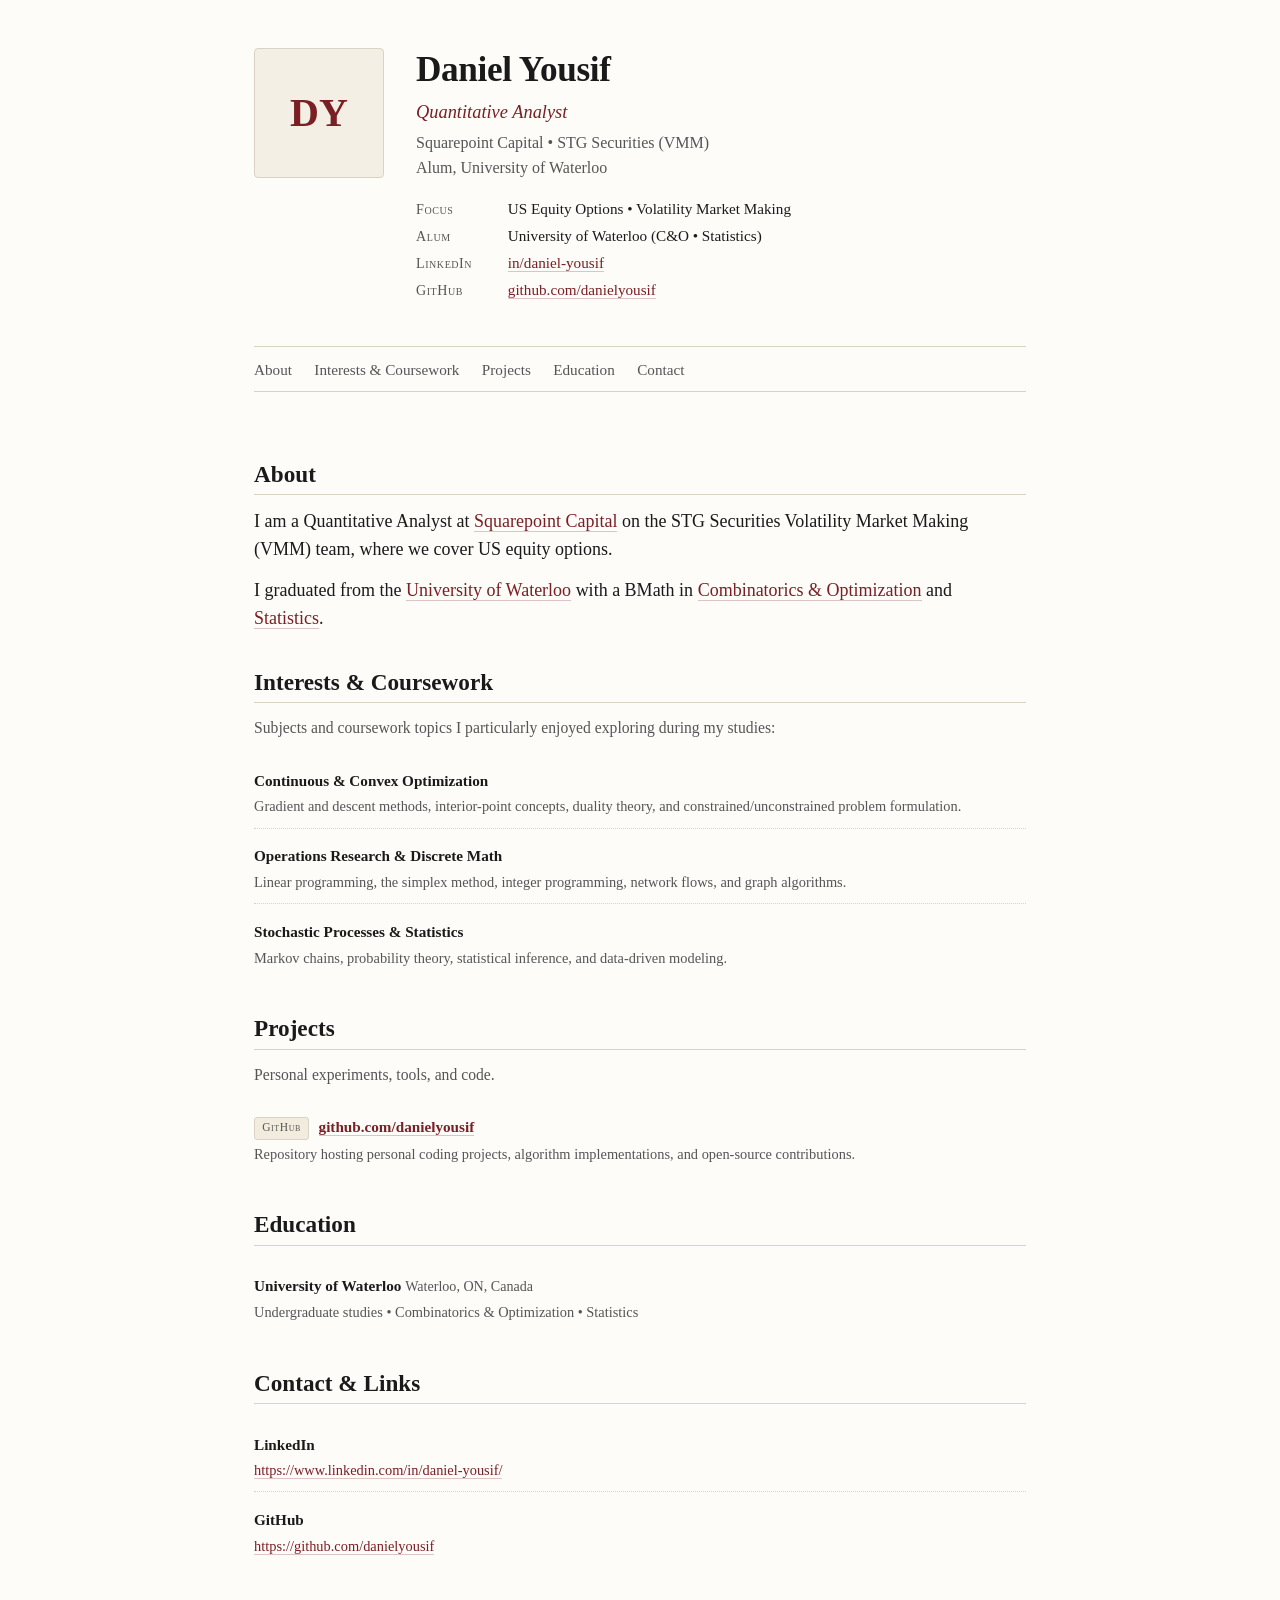
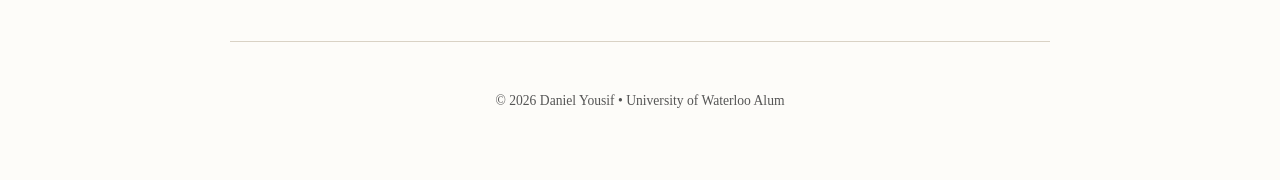
<file: index.html>
<!doctype html>
<html lang="en">
<head>
  <meta charset="utf-8">
  <meta name="viewport" content="width=device-width, initial-scale=1">
  <title>Daniel Yousif | Quantitative Analyst</title>
  <meta name="description" content="Personal website of Daniel Yousif — Quantitative Analyst at Squarepoint Capital on the STG Securities Volatility Market Making (VMM) team. University of Waterloo Alum.">
  <link rel="stylesheet" href="./css/style.css">
</head>
<body>

<header class="hero">
  <div class="hero-inner">
    <div class="portrait-placeholder" title="Daniel Yousif">DY</div>
    <div class="hero-text">
      <h1>Daniel Yousif</h1>
      <p class="title">Quantitative Analyst</p>
      <p class="subtitle">Squarepoint Capital &bull; STG Securities (VMM)<br>Alum, University of Waterloo</p>
      <ul class="contact">
        <li><span class="lbl">Focus</span> US Equity Options &bull; Volatility Market Making</li>
        <li><span class="lbl">Alum</span> University of Waterloo (C&amp;O &bull; Statistics)</li>
        <li><span class="lbl">LinkedIn</span> <a href="https://www.linkedin.com/in/daniel-yousif/" target="_blank" rel="noopener noreferrer">in/daniel-yousif</a></li>
        <li><span class="lbl">GitHub</span> <a href="https://github.com/danielyousif" target="_blank" rel="noopener noreferrer">github.com/danielyousif</a></li>
      </ul>
    </div>
  </div>

  <nav class="anchor-nav">
    <a href="#about">About</a>
    <a href="#interests">Interests &amp; Coursework</a>
    <a href="#projects">Projects</a>
    <a href="#education">Education</a>
    <a href="#contact">Contact</a>
  </nav>
</header>

<main>
  <section id="about">
    <h2>About</h2>
    <p>
      I am a Quantitative Analyst at <a href="https://www.squarepoint-capital.com/" target="_blank" rel="noopener noreferrer">Squarepoint Capital</a> on the 
      STG Securities Volatility Market Making (VMM) team, where we cover US equity options.
    </p>
    <p>
      I graduated from the <a href="https://uwaterloo.ca/" target="_blank" rel="noopener noreferrer">University of Waterloo</a> with a BMath in 
      <a href="https://uwaterloo.ca/combinatorics-and-optimization/" target="_blank" rel="noopener noreferrer">Combinatorics &amp; Optimization</a> 
      and <a href="https://uwaterloo.ca/statistics-and-actuarial-science/" target="_blank" rel="noopener noreferrer">Statistics</a>.
    </p>
  </section>

  <section id="interests">
    <h2>Interests &amp; Coursework</h2>
    <p class="lede">Subjects and coursework topics I particularly enjoyed exploring during my studies:</p>
    <ul class="students">
      <li>
        <strong>Continuous &amp; Convex Optimization</strong>
        <div class="now">Gradient and descent methods, interior-point concepts, duality theory, and constrained/unconstrained problem formulation.</div>
      </li>
      <li>
        <strong>Operations Research &amp; Discrete Math</strong>
        <div class="now">Linear programming, the simplex method, integer programming, network flows, and graph algorithms.</div>
      </li>
      <li>
        <strong>Stochastic Processes &amp; Statistics</strong>
        <div class="now">Markov chains, probability theory, statistical inference, and data-driven modeling.</div>
      </li>
    </ul>
  </section>

  <section id="projects">
    <h2>Projects</h2>
    <p class="lede">Personal experiments, tools, and code.</p>
    <ul class="students">
      <li>
        <span class="tag">GitHub</span>
        <strong><a href="https://github.com/danielyousif" target="_blank" rel="noopener noreferrer">github.com/danielyousif</a></strong>
        <div class="now">Repository hosting personal coding projects, algorithm implementations, and open-source contributions.</div>
      </li>
    </ul>
  </section>

  <section id="education">
    <h2>Education</h2>
    <ul class="students">
      <li>
        <strong>University of Waterloo</strong> <span class="note">Waterloo, ON, Canada</span>
        <div class="now">Undergraduate studies &bull; Combinatorics &amp; Optimization &bull; Statistics</div>
      </li>
    </ul>
  </section>

  <section id="contact">
    <h2>Contact &amp; Links</h2>
    <ul class="students">
      <li>
        <strong>LinkedIn</strong>
        <div class="now"><a href="https://www.linkedin.com/in/daniel-yousif/" target="_blank" rel="noopener noreferrer">https://www.linkedin.com/in/daniel-yousif/</a></div>
      </li>
      <li>
        <strong>GitHub</strong>
        <div class="now"><a href="https://github.com/danielyousif" target="_blank" rel="noopener noreferrer">https://github.com/danielyousif</a></div>
      </li>
    </ul>
  </section>
</main>

<footer>
  <p>&copy; 2026 Daniel Yousif &bull; University of Waterloo Alum</p>
</footer>

</body>
</html>
</file>
<file: css/style.css>
:root {
  --text: #1a1a1a;
  --muted: #555555;
  --rule: #d9d2c5;
  --accent: #7a1f23;
  --bg: #fdfcf9;
  --link: #7a1f23;
  --tag-bg: #f1ecde;
  --max: 820px;
}

* {
  box-sizing: border-box;
}

html {
  scroll-behavior: smooth;
}

body {
  margin: 0;
  font-family: "Iowan Old Style", "Charter", "Palatino Linotype", Georgia, serif;
  font-size: 18px;
  line-height: 1.55;
  color: var(--text);
  background: var(--bg);
  -webkit-font-smoothing: antialiased;
}

a {
  color: var(--link);
  text-decoration: none;
  border-bottom: 1px solid rgba(122, 31, 35, 0.25);
  transition: border-bottom-color 0.15s ease, color 0.15s ease;
}

a:hover {
  border-bottom-color: var(--link);
}

h1, h2, h3, h4 {
  font-weight: 600;
  line-height: 1.25;
}

h1 {
  font-size: 2.2rem;
  margin: 0 0 0.4rem 0;
  letter-spacing: -0.01em;
}

h2 {
  font-size: 1.45rem;
  margin: 2.2rem 0 0.6rem;
  padding-bottom: 0.35rem;
  border-bottom: 1px solid var(--rule);
}

h3 {
  font-size: 1.1rem;
  margin: 1.6rem 0 0.4rem;
  color: var(--muted);
}

.hero {
  max-width: var(--max);
  margin: 0 auto;
  padding: 3rem 1.5rem 1rem;
}

.hero-inner {
  display: flex;
  gap: 2rem;
  align-items: flex-start;
  flex-wrap: wrap;
}

.portrait {
  width: 140px;
  height: 140px;
  border-radius: 4px;
  object-fit: cover;
  flex-shrink: 0;
  border: 1px solid var(--rule);
  background-color: var(--tag-bg);
}

.portrait-placeholder {
  width: 130px;
  height: 130px;
  border-radius: 4px;
  flex-shrink: 0;
  border: 1px solid var(--rule);
  background: #f4efe4;
  display: flex;
  align-items: center;
  justify-content: center;
  color: var(--accent);
  font-size: 2.5rem;
  font-weight: 600;
  user-select: none;
}

.hero-text {
  flex: 1;
  min-width: 280px;
}

.title {
  font-size: 1.15rem;
  color: var(--accent);
  margin: 0 0 0.25rem;
  font-style: italic;
}

.subtitle {
  color: var(--muted);
  margin: 0 0 1rem;
  font-size: 1rem;
}

.contact {
  list-style: none;
  padding: 0;
  margin: 0 0 0.8rem;
  font-size: 0.95rem;
}

.contact li {
  margin: 0.2rem 0;
}

.contact .lbl {
  display: inline-block;
  width: 5.5rem;
  color: var(--muted);
  font-variant: small-caps;
  letter-spacing: 0.04em;
  font-size: 0.88rem;
}

.anchor-nav {
  margin: 2rem 0 0;
  padding: 0.65rem 0;
  border-top: 1px solid var(--rule);
  border-bottom: 1px solid var(--rule);
  display: flex;
  flex-wrap: wrap;
  gap: 0.3rem 1.4rem;
  font-size: 0.95rem;
}

.anchor-nav a {
  border-bottom: none;
  color: var(--muted);
}

.anchor-nav a:hover {
  color: var(--link);
}

main {
  max-width: var(--max);
  margin: 0 auto;
  padding: 1rem 1.5rem 3.5rem;
}

section {
  margin-top: 1.8rem;
}

p {
  margin: 0.8rem 0;
}

.lede {
  color: var(--muted);
  font-size: 0.98rem;
}

ul, ol {
  padding-left: 1.4rem;
}

li {
  margin: 0.35rem 0;
}

/* Academic dotted item list (matching Jochen's student list layout) */
.item-list, .students {
  list-style: none;
  padding-left: 0;
}

.item-list li, .students li {
  padding: 0.65rem 0;
  border-bottom: 1px dotted var(--rule);
  font-size: 0.95rem;
}

.item-list li:last-child, .students li:last-child {
  border-bottom: none;
}

.item-list .name, .students strong {
  font-weight: 600;
  color: var(--text);
}

.item-list .note, .students .note {
  color: var(--muted);
  font-size: 0.88rem;
}

.item-list .desc, .students .now {
  color: var(--muted);
  font-size: 0.9rem;
  margin-top: 0.25rem;
  line-height: 1.45;
}

/* Badges / Tags */
.tag, .badge {
  display: inline-block;
  font-size: 0.72rem;
  font-variant: small-caps;
  letter-spacing: 0.05em;
  padding: 0.1rem 0.45rem;
  margin-right: 0.35rem;
  border: 1px solid var(--rule);
  border-radius: 3px;
  color: var(--muted);
  background: var(--tag-bg);
  vertical-align: 1px;
}

footer {
  max-width: var(--max);
  margin: 0 auto;
  padding: 2.2rem 1.5rem 3.5rem;
  border-top: 1px solid var(--rule);
  text-align: center;
  color: var(--muted);
  font-size: 0.85rem;
}

@media (max-width: 600px) {
  body {
    font-size: 17px;
  }
  .hero {
    padding: 2rem 1.2rem 0.8rem;
  }
  .portrait-placeholder, .portrait {
    width: 100px;
    height: 100px;
    font-size: 2rem;
  }
  h1 {
    font-size: 1.85rem;
  }
  .contact .lbl {
    width: 4.5rem;
  }
  .anchor-nav {
    gap: 0.3rem 0.9rem;
  }
}
</file>
